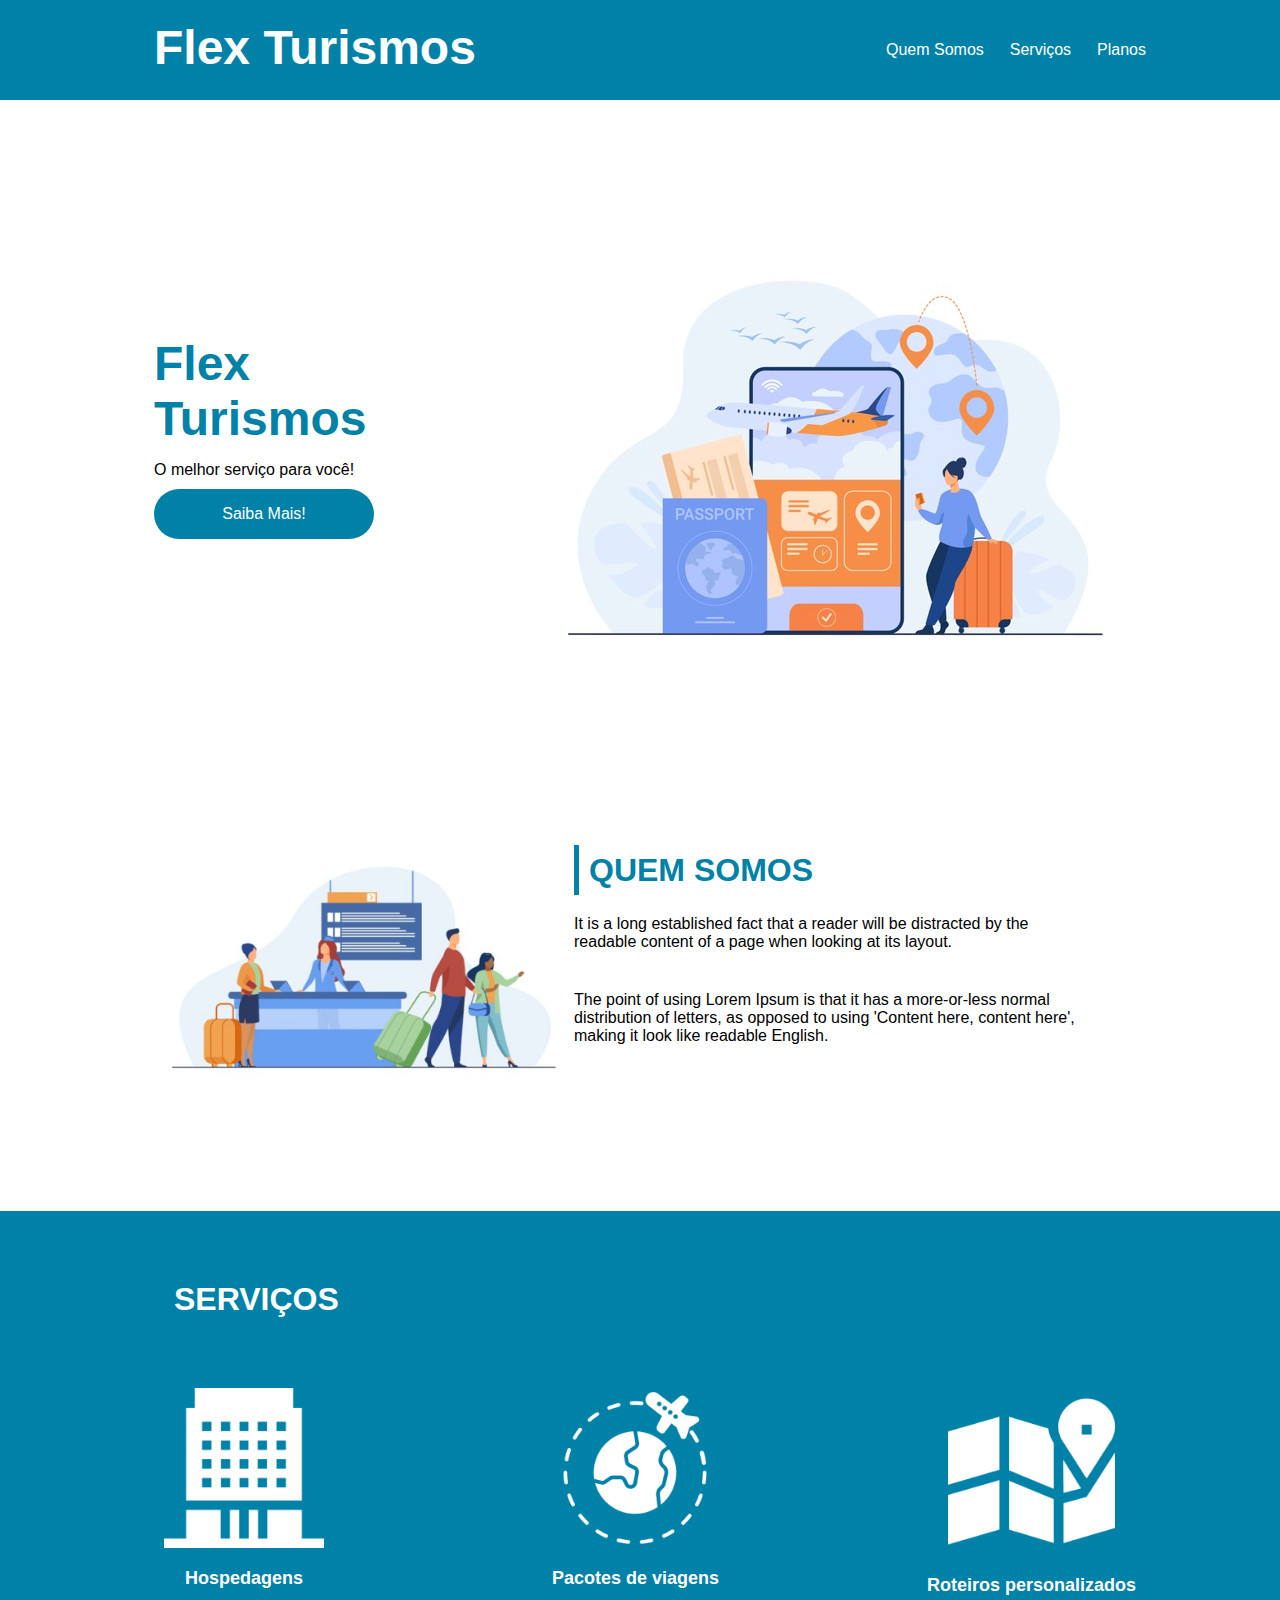
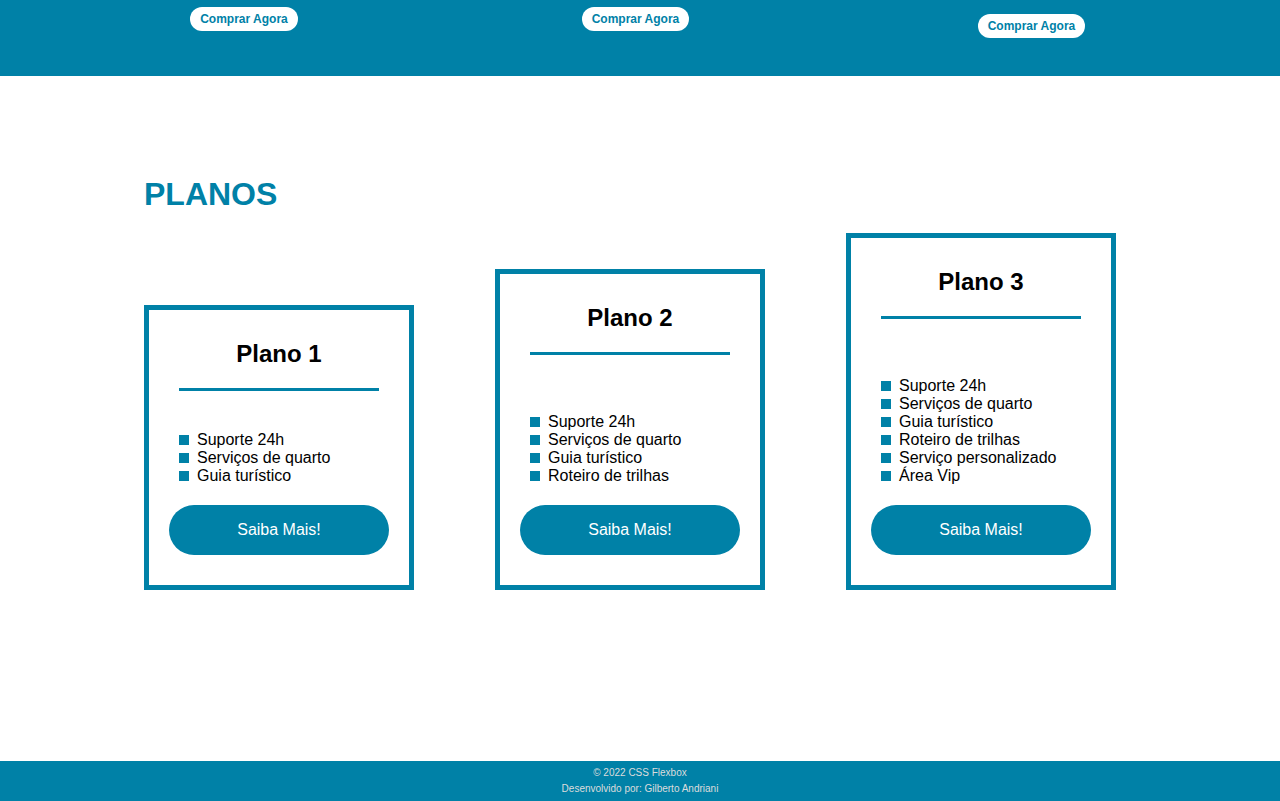
<file: 01 - FlexTurismo/index.html>
<!DOCTYPE html>
<html lang="pt-br">
<head>
    <meta charset="UTF-8">
    <meta name="viewport" content="width=device-width, initial-scale=1.0">
    <title>Flex Turismos</title>
    <link rel="stylesheet" href="./style.css">
</head>
<body>
    <header>
        <div class="flex-container menu">
        <div><h1>Flex Turismos</h1></div>
        <ul class="list-items">
            <li><a href="#quem-somos">Quem Somos</a></li>
            <li><a href="#servicos">Serviços</a></li>
            <li><a href="#planos">Planos</a></li>
            </div>
        </ul>
    </header>

    <div class="flex-container apresentacao">
        <div class="texto-apresentacao">
            <h1>Flex <br>Turismos</h1>
            <p>O melhor serviço para você!</p>
            <a href="" class="btn">Saiba Mais!</a>
        </div>

        <div>
            <div><img src="./images/0-main.png" alt="banner de apresentação"></div>
        </div>
    </div>
    
    <div class="flex-container" id="quem-somos">
          <div>
            <h2>Quem somos</h2>
            <p>It is a long established fact that a reader will be distracted by the readable content of a page when looking at its layout. </p>
            <p>The point of using Lorem Ipsum is that it has a more-or-less normal distribution of letters, as opposed to using 'Content here, content here', making it look like readable English.</p>
        </div>

              <div>
            <img src="./images/1-quem-somos.png" alt="balcão de atendimento">
        </div>

    </div>

    <div class="container-externo">
        <div class="flex-container" id="servicos">
            <h2>Serviços</h2>
        </div>

        <div class="list-servicos">
            <div class="item-servico">
                <div><img src="./images/icon-2.png" alt="hospedagens"></div>
                <p>Hospedagens</p>
                <a href="#">Comprar Agora</a>
            </div>

            <div class="item-servico">
               <div><img src="./images/icon-1.png" alt="pacote de viagens"></div>
               <p>Pacotes de viagens</p>
               <a href="#">Comprar Agora</a>
            </div>

            <div class="item-servico">
                <div><img src="./images/icon-3.png" alt="roteiros personalizados"></div>
                <p>Roteiros personalizados</p>
                <a href="#">Comprar Agora</a>
            </div>
        </div>
    </div>

    <div id="planos">

        <div><h2>Planos</h2></div>

        <div class="list-planos">
        <div class="item-plano">
            <h3>Plano 1</h3>
            <ul>
                <li>Suporte 24h</li>
                <li>Serviços de quarto</li>
                <li>Guia turístico</li>
            </ul>
            <a href="#" class="btn">Saiba Mais!</a>
        </div>

        <div class="item-plano">
            <h3>Plano 2</h3>
            <br>
            <ul>
                <li>Suporte 24h</li>
                <li>Serviços de quarto</li>
                <li>Guia turístico</li>
                <li>Roteiro de trilhas</li>
            </ul>
            <a href="#" class="btn">Saiba Mais!</a>
        </div>

        <div class="item-plano">
            <h3>Plano 3</h3>
            <br>
            <ul>
                <li>Suporte 24h</li>
                <li>Serviços de quarto</li>
                <li>Guia turístico</li>
                <li>Roteiro de trilhas</li>
                <li>Serviço personalizado</li>
                <li>Área Vip</li>
            </ul>
            <a href="#" class="btn">Saiba Mais!</a>
        </div>
        </div>
    </div>

    <footer>
        <div class="footer">
            <div class="text_rod">
            <p>&copy; 2022 CSS Flexbox</p>
            <p>Desenvolvido por: Gilberto Andriani</p>
            </div>
        </div>
    </footer>
</body>
</html>
</file>
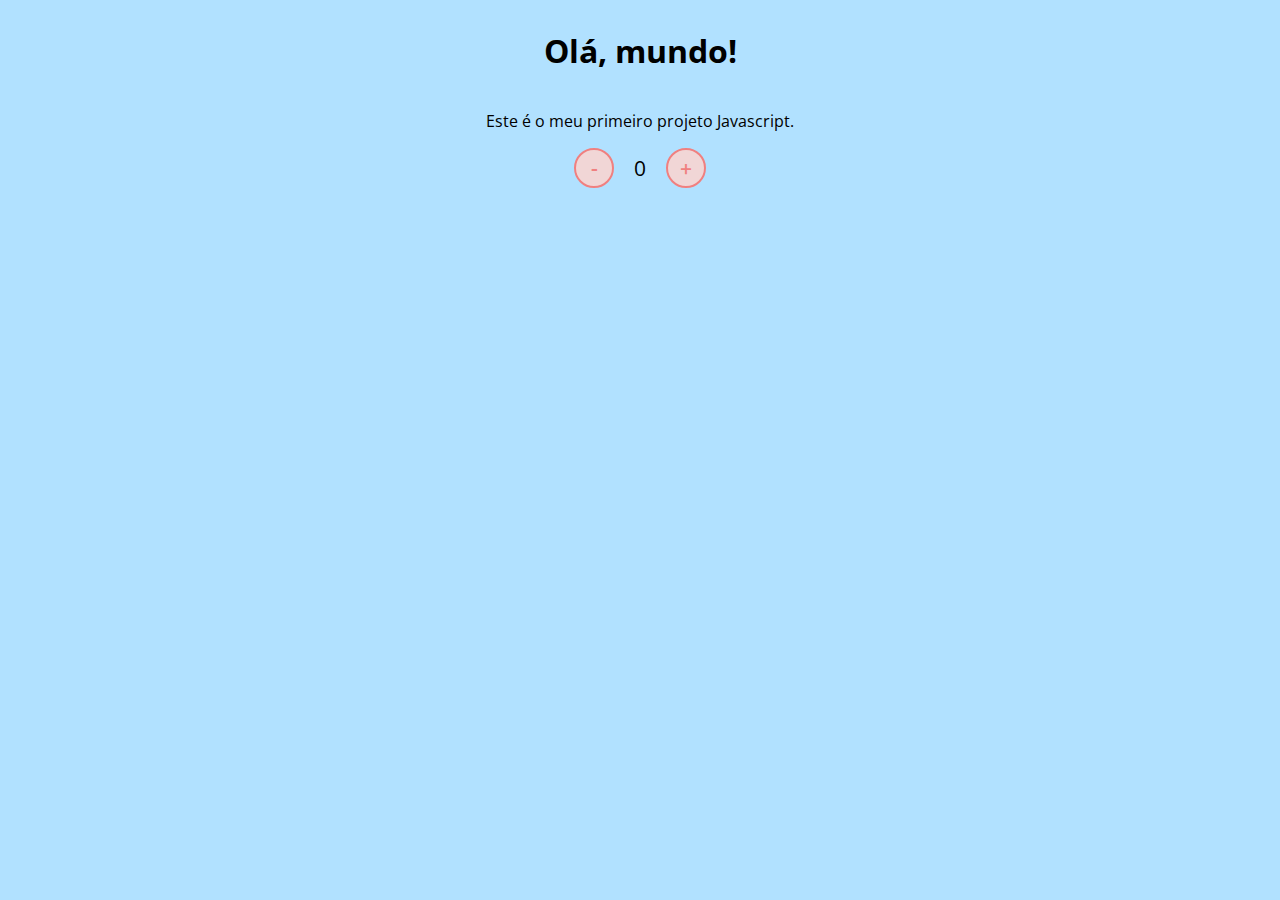
<file: 03 - Contador/index.html>
<!DOCTYPE html>
<html lang="en">
<head>
    <meta charset="UTF-8">
    <meta name="viewport" content="width=device-width, initial-scale=1.0">
    <link rel="stylesheet" href="assets/css/styles.css" />
    <title>Contador</title>
</head>
<body>
    <h1>Olá, mundo!</h1>
    <p>Este é o meu primeiro projeto Javascript.</p>
    <div id="counter">
        <button name="subtrair" onclick="decrement()">-</button>
        <span id="currentNumber">0</span>
        <button name="adicionar" onclick="increment()">+</button>
    </div>
    <script src="assets/js/scripts.js"></script>
</body>
</html>
</file>
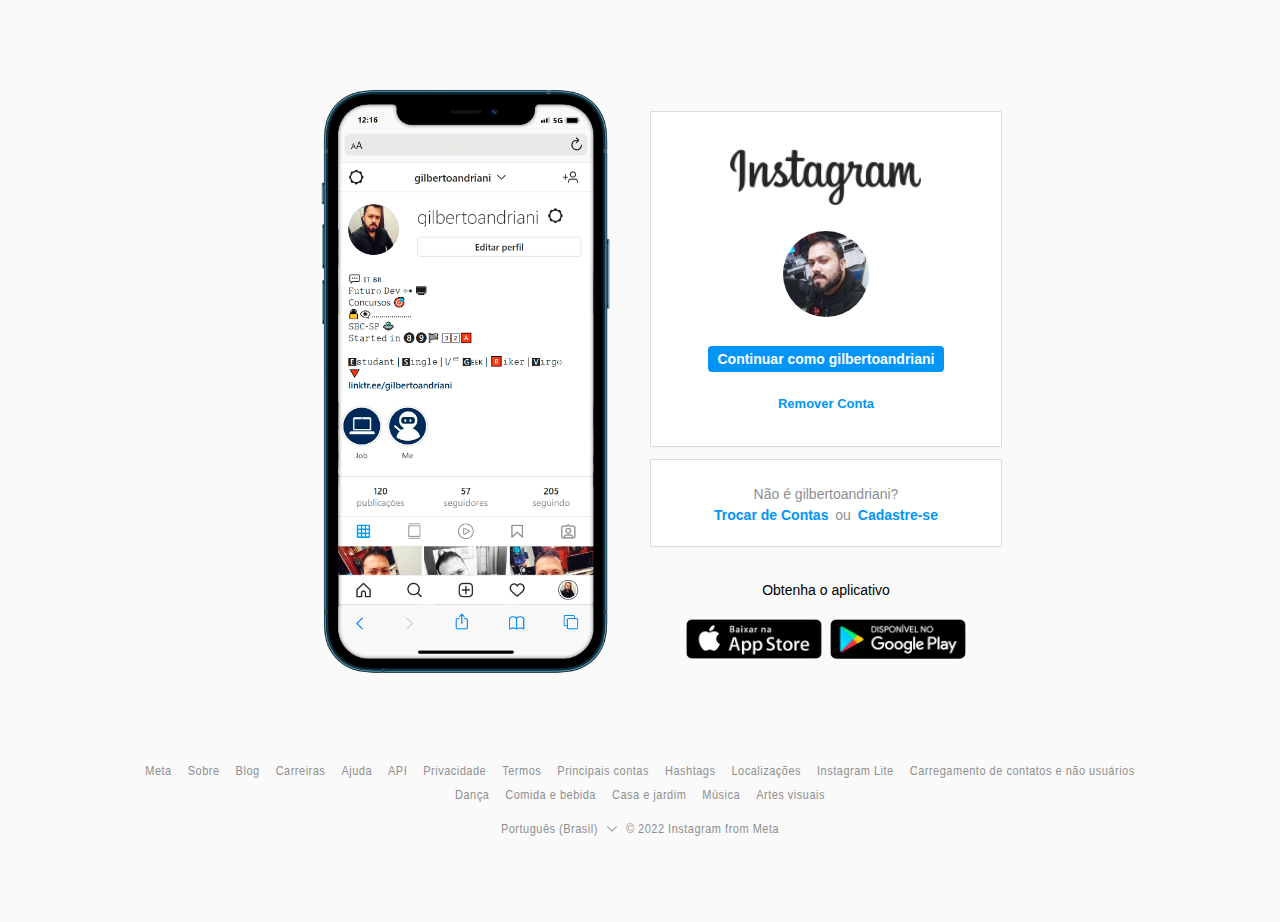
<file: 02 - Clone Instagram Login/Instagram.html>
<!DOCTYPE html>
<html lang="en">

<head>
    <meta charset="UTF-8">
    <meta http-equiv="X-UA-Compatible" content="IE=edge">
    <meta name="viewport" content="width=device-width, initial-scale=1.0">
    <link rel="stylesheet" href="style.css">
    <title>Instagram</title>
</head>

<body>
    <div>
        <div class="instagram-wrapper">

            <div class="instagram-phone">
                <img src="./img/01.png" alt="Celular 01">
            </div>

            <!--Box: Escolha da conta-->
            <div class="instagram-continue">

                <div class="group">
                    <img src="./img/04 - instagram logo.png" class="instagram-logo" alt="Instagram Logo">

                    <div class="profile-photo">
                        <img src="./img/05 - profile.jpg" alt="Foto de Perfil">
                    </div>

                    <a href="#" class="instagram-login">Continuar como gilbertoandriani</a>
                    <a href="#" class="instagram-logout">Remover Conta</a>
                </div>

                <div class="group">
                    <p class="not-account">Não é gilbertoandriani?</p>
                    <p>
                        <a href="#" class="link-blue">Trocar de Contas</a>
                        <span class="not-account">ou</span>
                        <a href="#" class="link-blue">Cadastre-se</a>
                    </p>
                </div>

                <div class="class get-the-app">
                    <p class="get-app">Obtenha o aplicativo</p>
                    <div class="class download">
                        <a href="#" class="app-download"></a>
                        <a href="#" class="app-download"></a>
                    </div>
                </div>
            </div>
        </div>

        <footer class="footer">
            <div class="item">
                <a href="#" class="item-rod">Meta</a>
                <a href="#" class="item-rod">Sobre</a>
                <a href="#" class="item-rod">Blog</a>
                <a href="#" class="item-rod">Carreiras</a>
                <a href="#" class="item-rod">Ajuda</a>
                <a href="#" class="item-rod">API</a>
                <a href="#" class="item-rod">Privacidade</a>
                <a href="#" class="item-rod">Termos</a>
                <a href="#" class="item-rod">Principais contas</a>
                <a href="#" class="item-rod">Hashtags</a>
                <a href="#" class="item-rod">Localizações</a>
                <a href="#" class="item-rod">Instagram Lite</a>
                <a href="#" class="item-rod">Carregamento de contatos e não usuários</a>
            </div>

            <div class="item">
                <a href="#" class="item-rod">Dança</a>
                <a href="#" class="item-rod">Comida e bebida</a>
                <a href="#" class="item-rod">Casa e jardim</a>
                <a href="#" class="item-rod">Música</a>
                <a href="#" class="item-rod">Artes visuais</a>
            </div>

            <div class="item tot">
                <a href="#" class="item-rod">Português (Brasil)</a>
                <span style="display: inline-block; transform: rotate(180deg);">
                    <svg color="#8e8e8e" fill="#8e8e8e" height="12" role="img" viewBox="0 0 24 24" width="12">
                        <path
                            d="M21 17.502a.997.997 0 01-.707-.293L12 8.913l-8.293 8.296a1 1 0 11-1.414-1.414l9-9.004a1.03 1.03 0 011.414 0l9 9.004A1 1 0 0121 17.502z">
                        </path>
                    </svg></span>
                <a href="#" class="item-rod">© 2022 Instagram from Meta</a>
            </div>
        </footer>
    </div>
</body>
</html>
</file>
<file: 01 - FlexTurismo/style.css>
*{
    margin: 0;
    padding: 0;
    font-family: sans-serif
}

ul {
    list-style: none;
    margin: 0;
    padding: 0;
}

ul li a {
    text-decoration: none;
}

div img{
    display: block;
    width: 100%;
}

.flex-container {
    display: flex;
    max-width: 992px;
    margin: auto;
    width: 100%;
    min-width: 320px;
    padding-left: 20px;
    }

header{
    height: 100px;
    display: flex;
    align-items: center;
    color: #fff;
    background-color: #0081a7;
}

header .list-items{
    display: flex;
    max-width: 260px;
    width: 100%;
    justify-content: space-between;
    align-items: center;
}

.list-items li a {
    color: white;
}

.flex-container h1{
    padding-bottom: 5px;
    font-size: 3rem;
}

header .menu{
    justify-content: space-between;
}

.apresentacao{
    height: 80vh;
    align-items: center;
    padding-left: 20px;
    justify-content: space-between;
}

.apresentacao .texto-apresentacao{
    min-height: 249px;
}

/*titulo Flex Turismo*/
.texto-apresentacao h1{
    margin-bottom: 10px;
    font-size: 3rem;
    color: #0081a7;
}

/* Botão: saiba mais*/
.btn{
    border-radius: 30px;
    width: 220px;
    display: block;
    text-decoration: none;
    height: 50px;
    line-height: 50px;
    margin-top: 10px;
    margin-bottom: 10;
    text-align: center;
    color: #fff;
    background-color: #0081a7;
}


#quem-somos{
    flex-direction: row-reverse;
    align-items: center;
    justify-content: space-between;
}

#quem-somos h2 {
    display: flex;
    margin-bottom: 20px;
    align-items: center;
    text-transform: uppercase;
    font-size: 2rem;
    color: #0081a7;
}

#quem-somos h2::before{
    content: "";
    height: 50px;
    width: 5px;
    position: relative;
    margin-right: 10px;
    background-color: #0081a7;
}

#quem-somos p{
    margin-bottom: 40px;
    width: 90%;
}

#quem-somos img{   
    min-width: 420px;
}


.container-externo{
    width: 100%;
    padding: 20px 0 20px 0;
    margin: 100px 0 100px 0;
    background-color: #0081a7;
}

#servicos{
    flex-direction: column;
    padding-top: 50px;
    padding-bottom: 50px;
}

#servicos h2 {
    font-size: 2rem;
    text-transform: uppercase;
    margin-left: 20px;
    margin-bottom: 20px;
    color: #fff;
}

.list-servicos{
    display: flex;
    justify-content: space-between;
    max-width: 992px;
    margin: auto;
    width: 100%;
    min-width: 320px;
}

.list-servicos .item-servico{
    text-align: center;
    align-items: flex-start;
}

.item-servico a{
    width: 220px;
    border-radius: 30px;
    height: 50px;
    text-align: center;
    margin-top: 20px;
    line-height: 60px;
    padding: 5px 10px;
    font-size: 12px;
    text-decoration: none;
    font-weight: 700;
    color: #0081a7;
    background-color: #fff;
}

.item-servico p{
    font-weight: 700;
    font-size: 18px;
    margin-top: 20px;
    color: #fff;
}

.item-servico img {
    width: 80%;
    margin: auto;
}


#planos{
    display: flex;
    flex-direction: column;
    min-height: 65vh;
    max-width: 992px;
    margin: auto;
    
}

#planos h2{
   padding-bottom: 20px;
   text-transform: uppercase;
   font-size: 2rem;
   color: #0081a7;
}


.list-planos{
    display: flex;
    align-items: flex-end;
    justify-content: space-between;
}

.item-plano{
    flex: 1;
    margin-right: 20px;
    padding: 10px;
    max-width: 240px;
    border: 5px solid #0081a7;
}

.item-plano .btn{
    margin: auto;
    margin-bottom: 20px;
}


.item-plano h3 {
    font-size: 24px;
    display: flex;
    flex-direction: column;
    text-align: center;
    margin: 20px;
}

.item-plano h3::after{
    content: "";
    width: 100%;
    height: 3px;
    margin-top: 20px;
    margin-bottom: 10px;
    background-color: #0081a7;
}

.item-plano ul{
    padding: 10px 20px;
    display: flex;
    flex-direction: column;
    margin-bottom: 10px;
}

.item-plano ul li{
    display: flex;
    flex-wrap: nowrap;
    align-items: center;
}

.item-plano ul li::before {
    content: "";
    width: 10px;
    height: 10px;
    margin-right: 8px;
    background-color: #0081a7;
}


.footer{
    display: flex;
    align-items: center;
    height: 40px;
    justify-content: space-around;
    background-color: #0081a7;
}

.text_rod {
    font-size: 10px;
    text-align: center;
    line-height: 16px;
    color: gainsboro;
}


/*mobile*/

@media(max-width: 992px){
    
    .flex-container{
        flex-direction: column;
    }

    .apresentacao{
        flex-direction: column-reverse;
    }

    .apresentacao .texto-apresentacao{
    width: 100%;
    }

    #quem-somos{
        min-width: 320px;
        margin: auto;
        flex-direction: column-reverse
    }

    #quem-somos h2 {
       justify-content: none;
       align-items: center;
    }

    #planos{
        align-items: center;
    }

    .list-servicos{
        flex-direction: column;
        margin: auto;
    }

    .item-servico img{
        width: 50%;
        margin: auto;
    }

    .list-planos{
        flex-direction: column;
        align-items: flex-start;
        margin-bottom: 20px;
    }

    .list-planos .item-plano{
        max-width: 90%;
        margin: auto;
        width: 100%;
        margin-bottom: 20px;
    }

    .footer{
        padding: none;
    }
}
</file>
<file: 03 - Contador/assets/css/styles.css>
@import url('https://fonts.googleapis.com/css2?family=Open+Sans:wght@300;600&display=swap');

* {
    font-family: 'Open Sans', sans-serif;
}

body {
    display: flex;
    align-items: center;
    justify-content: center;
    flex-direction: column;
    background-color: rgb(177, 225, 255);
}

button {
    height: 40px;
    width: 40px;
    border-radius: 50%;
    border: 2px solid lightcoral;
    background-color: rgb(241, 214, 214);
    color: lightcoral;
    font-size: 16pt;
    font-weight: 600;
    text-align: center;
}

#counter {
    display: flex;
}

#currentNumber {
    display: flex;
    align-items: center;
    margin: 0 20px;
    font-size: 16pt;
}
</file>
<file: 02 - Clone Instagram Login/style.css>
* {
    padding: 0;
    margin: 0;
    box-sizing: border-box;
    text-decoration: none;
    font-family:'Segoe UI', Tahoma, Geneva, Verdana, sans-serif;;
    font-style: normal;
    font-size: 14px;
    appearance: none;
}

body {
    display: flex;
    width: 100%;
    min-height: 100vh;
    margin: 0;
    padding: 0;
    justify-content: center;
    background-color: #fafafa;
}



.instagram-wrapper {
    display: flex;
    align-items: center;
    justify-content: center;
    /*width: 60%;*/
    height: 85vh;
}

.instagram-phone {
    display: flex;
    align-items: center;
    justify-content: center;
    width: 37%;
}


.instagram-phone img {
    height: 43rem;
}

.instagram-continue {
    display: flex;
    align-items: center;
    /* horizontal */
    justify-content: space-around;
    /* Vertical*/
    flex-direction: column;
    width: 35%;
    min-height: 40rem;
    margin-top: 2rem;
}

.group {
    display: flex;
    justify-content: space-between;
    align-items: center;
    flex-direction: column;
    padding: 1.6rem 0;
    margin: 0.4rem;
    width: 100%;
    font-weight: 550;
    border-radius: 1px;
    border: 1px solid #dbdbdb;
    background-color: #ffff;
    
}

.group:nth-child(1) {
    min-height: 24rem;
}

.instagram-logo {
    height: 4rem;
    margin-top: 1rem;
}

.profile-photo {
    display: flex;
    overflow: hidden;
    margin-top: 0.8rem;
}

.profile-photo img {
    max-width: 86px;
    border-radius: 100%;
}


.instagram-login {
    padding: 5px 9px;
    text-align: center;
    border-radius: 4px;
    margin-top: 1rem;
    color: rgb(255, 255, 255);
    background-color: #0095f6;
}

.instagram-logout {
    margin-top: 0.5rem;
    margin-bottom: 0.8rem;
    line-height: 18px;
    font-size: 13px;
    font-weight: 600;
    color: #0095f6;
}

.not-account {
    font-weight: 400;
    line-height: 18px;
    padding: 3px 0 3px 0;
    color: #8e8e8e;

}

.link-blue {
    padding: 3px;
    font-weight: 600;
    color: #0095f6;
    background-color: white;
}

.get-the-app {
    display: flex;
    flex-direction: column;
    align-items: center;
    justify-content: center;
    width: 100%;
    padding: 1.3rem 0;
}

.get-app {
    font-weight: 400;
    line-height: 18px;
    margin: 10px 20px 10px 20px;
}

.download {
    display: flex;
    width: 100%;
    justify-content: center;
    align-items: center;
    margin: 10px 0 10px 0;
    /* topo|direita|inferior|esquerda */
}

.app-download {
    height: 40px;
    width: 136px;
    background-size: cover;
    align-items: stretch;
    border-radius: 7px;
}

.app-download:nth-child(1) {
    background-image: url('./img/02\ -\ apple\ logo.png');
    margin-right: 8px;
}

.app-download:nth-child(2) {
    background-image: url('./img/03\ -\ googleplay\ logo.png');
}

.footer {
    height: 157px;
}

.item {
    display: flex;
    margin: 0 0 8px 0;
    align-items: baseline;
    justify-content: center;
}

.item-rod {
    margin: 0 8px 4px 8px;
    font-size: 11px;
    text-align: justify;
    font-family: 'Segoe UI', Tahoma, Geneva, Verdana, sans-serif;
    font-weight: 400;
    transform: scaleY(1.1);
    letter-spacing: 0.5px;
    color: #8e8e8e;
}

.tot {
    margin-top: 15px;
}



/* media queries */

@media (max-width: 1024px) {
    .flex-container {
        width: 90%;
    }
}

@media (max-width: 650px) {
    body {
        background-color: white;
    }

    .flex-container {
        width: 90%;
    }

    .instagram-phone {
        display: none;
    }

    .instagram-continue {
        width: 100%;
    }

    .group {
        border: 1px solid transparent;
    }

    .footer {
        display: none;
    }
}
</file>
